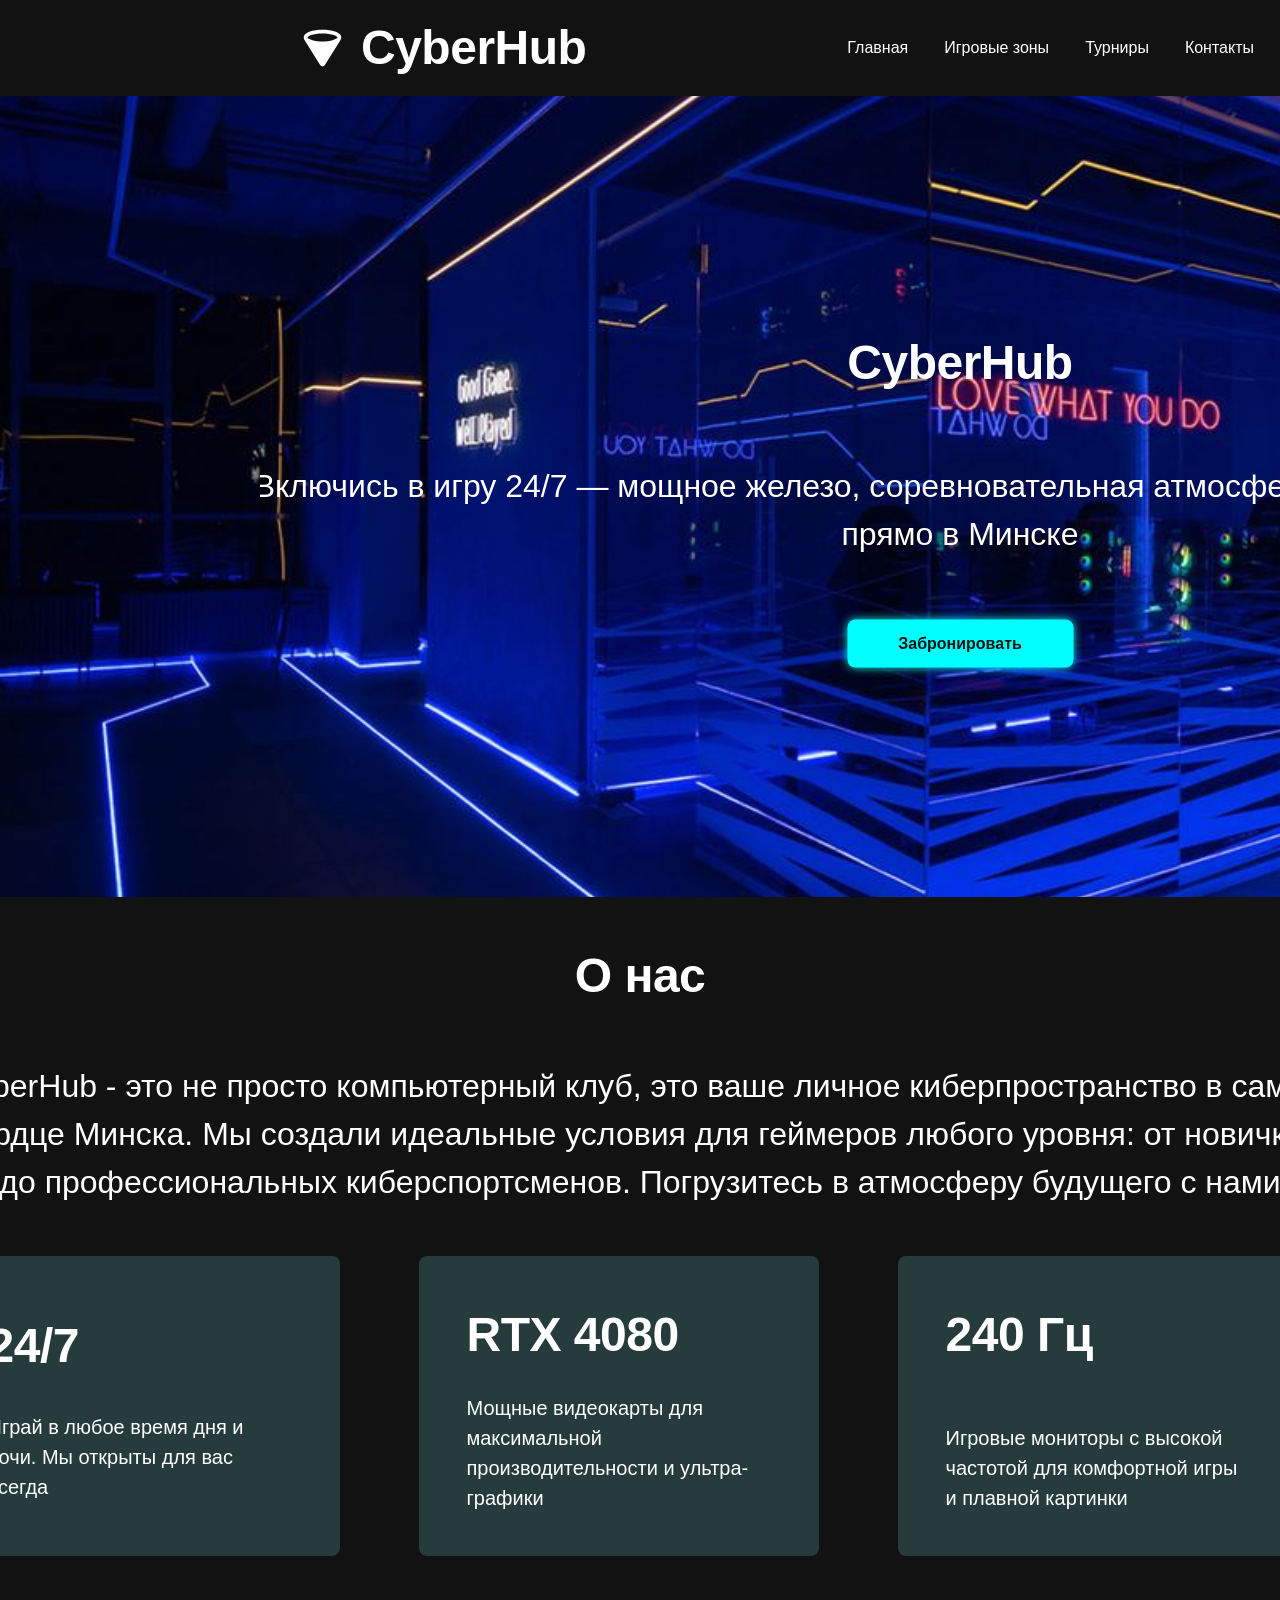
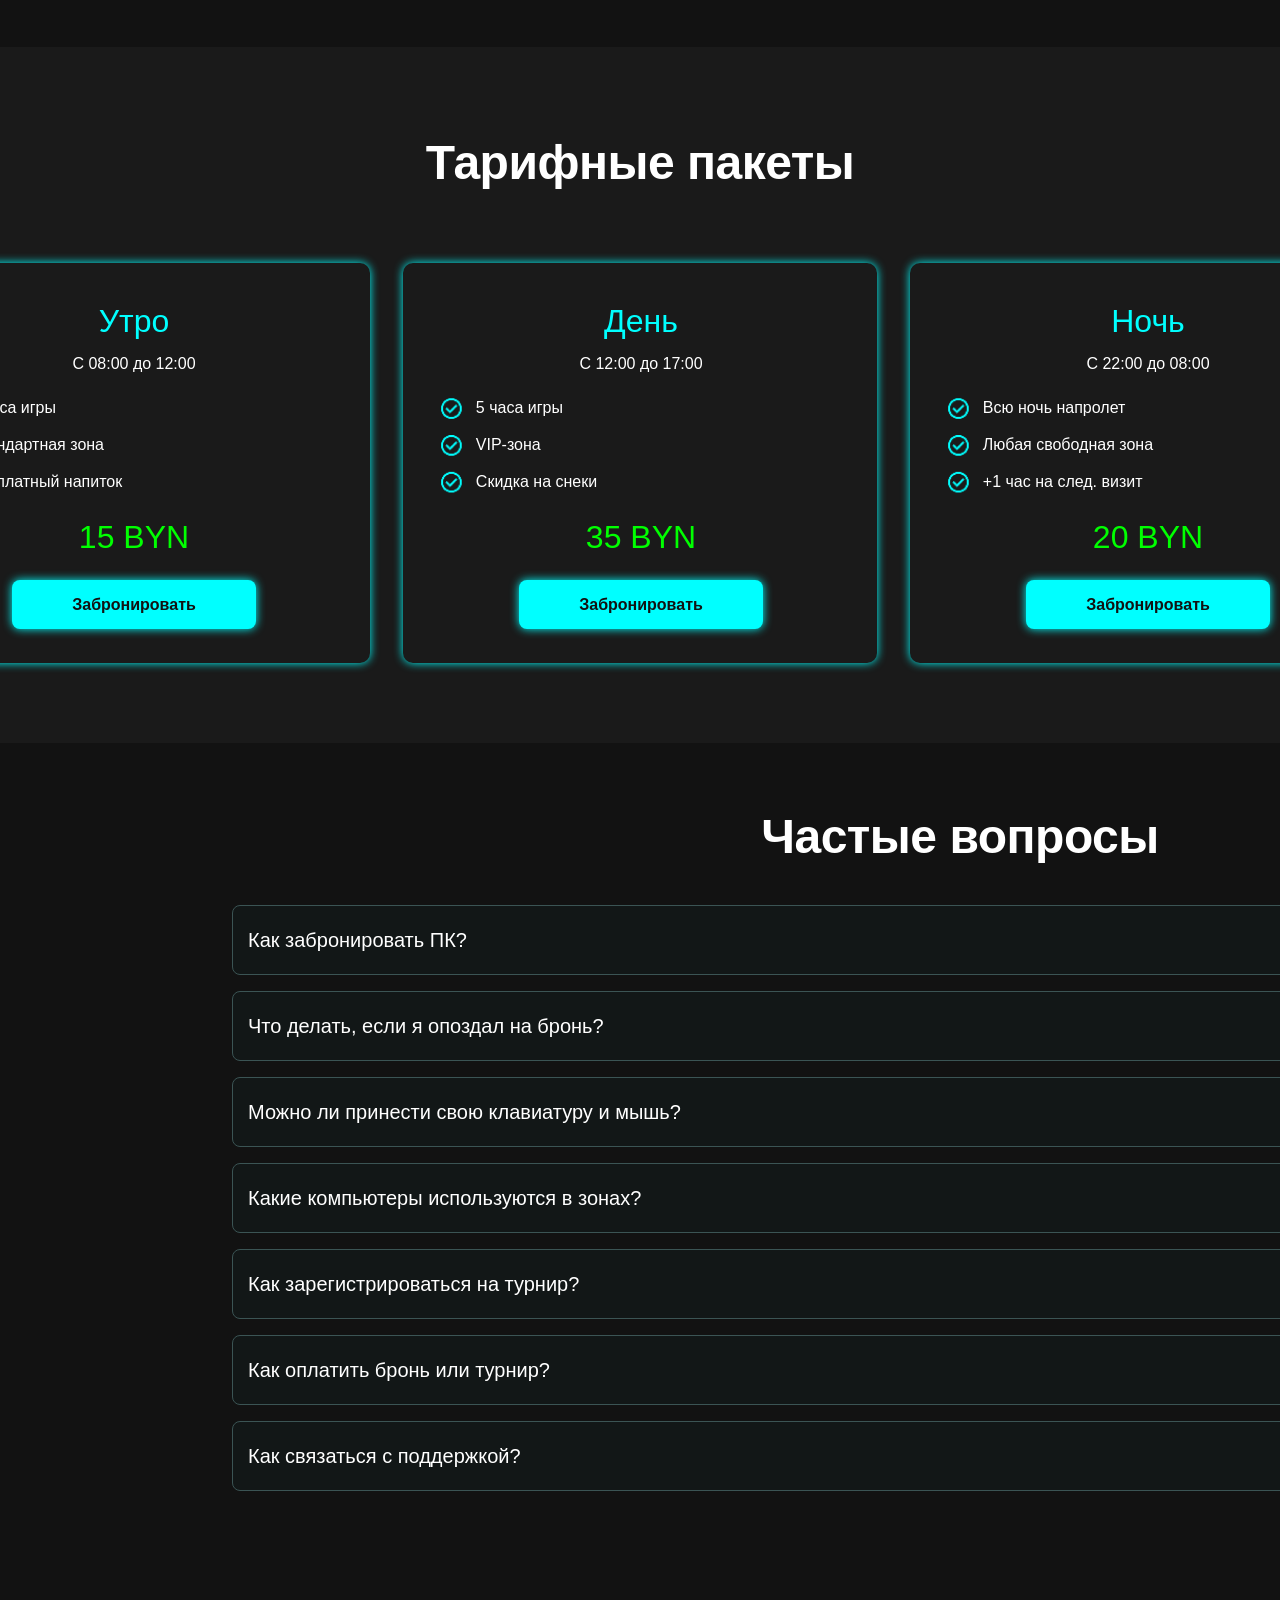
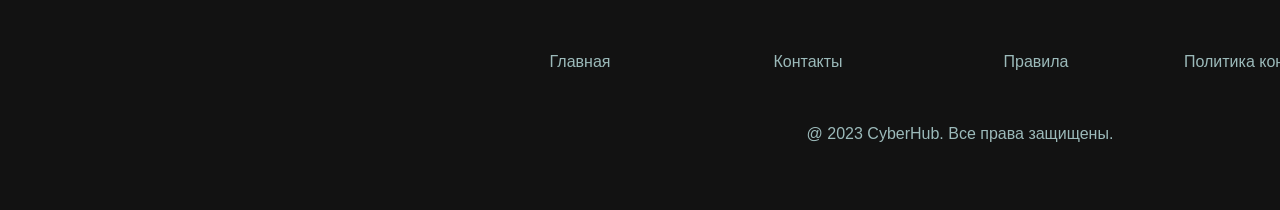
<file: ДПИ Кантарович/site/index.html>
<!DOCTYPE html>
<html lang="en">
<head>
  <meta charset="UTF-8">
  <meta http-equiv="X-UA-Compatible" content="IE=edge">
  <meta name="viewport" content="width=device-width, initial-scale=1.0">
  <link rel="stylesheet" href="./vars.css">
  <link rel="stylesheet" href="./style.css">
  
  
  <style>
   a,
   button,
   input,
   select,
   h1,
   h2,
   h3,
   h4,
   h5,
   * {
       box-sizing: border-box;
       margin: 0;
       padding: 0;
       border: none;
       text-decoration: none;
       background: none;
   
       -webkit-font-smoothing: antialiased;
   }
   
   menu, ol, ul {
       list-style-type: none;
       margin: 0;
       padding: 0;
   }
   </style>
  <title>Document</title>
</head>
<body>
  <div class="div">
    <div class="header">
      <div class="container">
        <div class="logo">
          <div class="depth-4-frame-0">
            <img class="logo2" src="logo1.svg" />
          </div>
          <div class="depth-4-frame-1">
            <div class="cyber-hub">CyberHub</div>
          </div>
        </div>
        <div class="navigation">
          <div class="depth-5-frame-0">
            <div class="div2">Главная</div>
          </div>
          <div class="depth-5-frame-1">
            <div class="div2">Игровые зоны</div>
          </div>
          <div class="depth-5-frame-2">
            <div class="div2">Турниры</div>
          </div>
          <div class="depth-5-frame-4">
            <div class="div2">Контакты</div>
          </div>
        </div>
        <div class="div3">
          <div class="rectangle-1"></div>
          <div class="div4">
            Войти
            <br />
          </div>
        </div>
      </div>
    </div>
    <div
      class="maiin-section"
      style="
        background: url(maiin-section0.png) center;
        background-size: cover;
        background-repeat: no-repeat;
      "
    >
      <div class="frame-2">
        <div class="frame-3">
          <div class="cyber-hub2">CyberHub</div>
          <div class="_24-7">
            Включись в игру 24/7 — мощное железо, соревновательная атмосфера и
            приятное комьюнити прямо в Минске
          </div>
          <div class="cta">
            <div class="div5">Забронировать</div>
          </div>
        </div>
      </div>
    </div>
    <div class="div6">
      <div class="frame-8">
        <div class="div7">О нас</div>
        <div class="cyber-hub3">
          CyberHub - это не просто компьютерный клуб, это ваше личное
          киберпространство в самом сердце Минска. Мы создали идеальные условия
          для геймеров любого уровня: от новичков до профессиональных
          киберспортсменов. Погрузитесь в атмосферу будущего с нами
        </div>
        <div class="frame-9">
          <div class="depth-7-frame-0">
            <div class="frame-10">
              <div class="_24-72">24/7</div>
              <div class="div8">
                Играй в любое время дня и ночи. Мы открыты для вас всегда
              </div>
            </div>
          </div>
          <div class="depth-7-frame-1">
            <div class="frame-102">
              <div class="rtx-4080">RTX 4080</div>
              <div class="div8">
                Мощные видеокарты для максимальной производительности и
                ультра-графики
              </div>
            </div>
          </div>
          <div class="depth-7-frame-2">
            <div class="frame-102">
              <div class="_240">240 Гц</div>
              <div class="div8">
                Игровые мониторы с высокой частотой для комфортной игры и плавной
                картинки
              </div>
            </div>
          </div>
        </div>
      </div>
    </div>
    <div class="frame-11">
      <div class="frame-13">
        <div class="div7">Тарифные пакеты</div>
        <div class="frame-12">
          <div class="paket">
            <div class="frame-92">
              <div class="frame-7">
                <div class="div9">Утро</div>
                <div class="_08-00-12-00">С 08:00 до 12:00</div>
              </div>
              <div class="frame-82">
                <div class="frame-22">
                  <img
                    class="check-circle-24-dp-e-3-e-3-e-3-fill-0-wght-400-grad-0-opsz-24-1"
                    src="check-circle-24-dp-e-3-e-3-e-3-fill-0-wght-400-grad-0-opsz-24-10.png"
                  />
                  <div class="_4">4 часа игры</div>
                </div>
                <div class="frame-22">
                  <img
                    class="check-circle-24-dp-e-3-e-3-e-3-fill-0-wght-400-grad-0-opsz-24-1"
                    src="check-circle-24-dp-e-3-e-3-e-3-fill-0-wght-400-grad-0-opsz-24-11.png"
                  />
                  <div class="div10">Стандартная зона</div>
                </div>
                <div class="frame-22">
                  <img
                    class="check-circle-24-dp-e-3-e-3-e-3-fill-0-wght-400-grad-0-opsz-24-2"
                    src="check-circle-24-dp-e-3-e-3-e-3-fill-0-wght-400-grad-0-opsz-24-20.png"
                  />
                  <div class="div11">Бесплатный напиток</div>
                </div>
              </div>
              <div class="_15-byn">15 BYN</div>
              <div class="cta2">
                <div class="div5">Забронировать</div>
              </div>
            </div>
          </div>
          <div class="paket">
            <div class="frame-92">
              <div class="frame-7">
                <div class="div9">День</div>
                <div class="_08-00-12-00">С 12:00 до 17:00</div>
              </div>
              <div class="frame-82">
                <div class="frame-22">
                  <img
                    class="check-circle-24-dp-e-3-e-3-e-3-fill-0-wght-400-grad-0-opsz-24-1"
                    src="check-circle-24-dp-e-3-e-3-e-3-fill-0-wght-400-grad-0-opsz-24-12.png"
                  />
                  <div class="_4">5 часа игры</div>
                </div>
                <div class="frame-22">
                  <img
                    class="check-circle-24-dp-e-3-e-3-e-3-fill-0-wght-400-grad-0-opsz-24-1"
                    src="check-circle-24-dp-e-3-e-3-e-3-fill-0-wght-400-grad-0-opsz-24-13.png"
                  />
                  <div class="div10">VIP-зона</div>
                </div>
                <div class="frame-22">
                  <img
                    class="check-circle-24-dp-e-3-e-3-e-3-fill-0-wght-400-grad-0-opsz-24-2"
                    src="check-circle-24-dp-e-3-e-3-e-3-fill-0-wght-400-grad-0-opsz-24-21.png"
                  />
                  <div class="div11">Скидка на снеки</div>
                </div>
              </div>
              <div class="_15-byn">35 BYN</div>
              <div class="cta2">
                <div class="div5">Забронировать</div>
              </div>
            </div>
          </div>
          <div class="paket">
            <div class="frame-92">
              <div class="frame-7">
                <div class="div9">Ночь</div>
                <div class="_08-00-12-00">С 22:00 до 08:00</div>
              </div>
              <div class="frame-82">
                <div class="frame-22">
                  <img
                    class="check-circle-24-dp-e-3-e-3-e-3-fill-0-wght-400-grad-0-opsz-24-1"
                    src="check-circle-24-dp-e-3-e-3-e-3-fill-0-wght-400-grad-0-opsz-24-14.png"
                  />
                  <div class="_4">Всю ночь напролет</div>
                </div>
                <div class="frame-22">
                  <img
                    class="check-circle-24-dp-e-3-e-3-e-3-fill-0-wght-400-grad-0-opsz-24-1"
                    src="check-circle-24-dp-e-3-e-3-e-3-fill-0-wght-400-grad-0-opsz-24-15.png"
                  />
                  <div class="div10">Любая свободная зона</div>
                </div>
                <div class="frame-22">
                  <img
                    class="check-circle-24-dp-e-3-e-3-e-3-fill-0-wght-400-grad-0-opsz-24-2"
                    src="check-circle-24-dp-e-3-e-3-e-3-fill-0-wght-400-grad-0-opsz-24-22.png"
                  />
                  <div class="div11">+1 час на след. визит</div>
                </div>
              </div>
              <div class="_15-byn">20 BYN</div>
              <div class="cta2">
                <div class="div5">Забронировать</div>
              </div>
            </div>
          </div>
        </div>
      </div>
    </div>
    <div class="footer">
      <div class="container2">
        <div class="depth-3-frame-0">
          <div class="depth-4-frame-02">
            <div class="depth-5-frame-02">
              <div class="depth-6-frame-0">
                <div class="div12">Главная</div>
              </div>
              <div class="depth-6-frame-1">
                <div class="div12">Контакты</div>
              </div>
              <div class="depth-6-frame-2">
                <div class="div12">Правила</div>
              </div>
              <div class="depth-6-frame-3">
                <div class="div12">Политика конфиденциальности</div>
              </div>
            </div>
            <div class="depth-5-frame-12">
              <div class="depth-6-frame-02">
                <div class="depth-7-frame-02">
                  <div class="depth-8-frame-0">
                    <img class="vector-0" src="vector-00.svg" />
                    <div class="depth-9-frame-0"></div>
                  </div>
                </div>
              </div>
              <div class="depth-6-frame-12">
                <div class="depth-7-frame-02">
                  <div class="depth-8-frame-0">
                    <img class="vector-02" src="vector-01.svg" />
                    <div class="depth-9-frame-0"></div>
                  </div>
                </div>
              </div>
              <div class="depth-6-frame-22">
                <div class="depth-7-frame-02">
                  <div class="depth-8-frame-0">
                    <img class="vector-03" src="vector-02.svg" />
                    <div class="depth-9-frame-02"></div>
                  </div>
                </div>
              </div>
            </div>
            <div class="depth-5-frame-22">
              <div class="_2023-cyber-hub">
                @ 2023 CyberHub. Все права защищены.
              </div>
            </div>
          </div>
        </div>
      </div>
    </div>
    <div class="faq">
      <div class="depth-4-frame-3">
        <div class="depth-5-frame-03">
          <div class="depth-6-frame-03">
            <div class="depth-7-frame-03">
              <div class="div8">Как забронировать ПК?</div>
            </div>
            <div class="depth-7-frame-12">
              <div class="depth-8-frame-02">
                <img class="vector-04" src="vector-03.svg" />
                <div class="depth-9-frame-03"></div>
              </div>
            </div>
          </div>
        </div>
        <div class="depth-5-frame-13">
          <div class="depth-6-frame-03">
            <div class="depth-7-frame-03">
              <div class="div8">Что делать, если я опоздал на бронь?</div>
            </div>
            <div class="depth-7-frame-12">
              <div class="depth-8-frame-02">
                <img class="vector-05" src="vector-04.svg" />
                <div class="depth-9-frame-03"></div>
              </div>
            </div>
          </div>
        </div>
        <div class="depth-5-frame-6">
          <div class="depth-6-frame-03">
            <div class="depth-7-frame-03">
              <div class="div8">Можно ли принести свою клавиатуру и мышь?</div>
            </div>
            <div class="depth-7-frame-12">
              <div class="depth-8-frame-02">
                <img class="vector-06" src="vector-05.svg" />
                <div class="depth-9-frame-03"></div>
              </div>
            </div>
          </div>
        </div>
        <div class="depth-5-frame-23">
          <div class="depth-6-frame-03">
            <div class="depth-7-frame-03">
              <div class="div8">Какие компьютеры используются в зонах?</div>
            </div>
            <div class="depth-7-frame-12">
              <div class="depth-8-frame-02">
                <img class="vector-07" src="vector-06.svg" />
                <div class="depth-9-frame-03"></div>
              </div>
            </div>
          </div>
        </div>
        <div class="depth-5-frame-3">
          <div class="depth-6-frame-03">
            <div class="depth-7-frame-03">
              <div class="div8">Как зарегистрироваться на турнир?</div>
            </div>
            <div class="depth-7-frame-12">
              <div class="depth-8-frame-02">
                <img class="vector-08" src="vector-07.svg" />
                <div class="depth-9-frame-03"></div>
              </div>
            </div>
          </div>
        </div>
        <div class="depth-5-frame-42">
          <div class="depth-6-frame-03">
            <div class="depth-7-frame-03">
              <div class="div8">Как оплатить бронь или турнир?</div>
            </div>
            <div class="depth-7-frame-12">
              <div class="depth-8-frame-02">
                <img class="vector-09" src="vector-08.svg" />
                <div class="depth-9-frame-03"></div>
              </div>
            </div>
          </div>
        </div>
        <div class="depth-5-frame-5">
          <div class="depth-6-frame-03">
            <div class="depth-7-frame-03">
              <div class="div8">Как связаться с поддержкой?</div>
            </div>
            <div class="depth-7-frame-12">
              <div class="depth-8-frame-02">
                <img class="vector-010" src="vector-09.svg" />
                <div class="depth-9-frame-03"></div>
              </div>
            </div>
          </div>
        </div>
      </div>
      <div class="div13">Частые вопросы</div>
    </div>
  </div>
  
</body>
</html>
</file>
<file: ДПИ Кантарович/site/vars.css>
/* Figma Styles of your File */
:root {
  /* Colors */
  /* Fonts */
  --h1-exo2-bold-48px-font-family: Exo2-Bold, sans-serif;
  --h1-exo2-bold-48px-font-size: 48px;
  --h1-exo2-bold-48px-line-height: 72px;
  --h1-exo2-bold-48px-font-weight: 700;
  --h1-exo2-bold-48px-font-style: normal;
  --h2-exo2-medium-32px-font-family: Exo2-Medium, sans-serif;
  --h2-exo2-medium-32px-font-size: 32px;
  --h2-exo2-medium-32px-line-height: 48px;
  --h2-exo2-medium-32px-font-weight: 500;
  --h2-exo2-medium-32px-font-style: normal;
  --h3-montserrat-medium-20px-font-family: Montserrat-Medium, sans-serif;
  --h3-montserrat-medium-20px-font-size: 20px;
  --h3-montserrat-medium-20px-line-height: 30px;
  --h3-montserrat-medium-20px-font-weight: 500;
  --h3-montserrat-medium-20px-font-style: normal;
  --body-montserrat-regular-16px-font-family: Montserrat-Regular, sans-serif;
  --body-montserrat-regular-16px-font-size: 16px;
  --body-montserrat-regular-16px-line-height: 24px;
  --body-montserrat-regular-16px-font-weight: 400;
  --body-montserrat-regular-16px-font-style: normal;
  --caption-montserrat-regular-14px-font-family: Montserrat-Regular, sans-serif;
  --caption-montserrat-regular-14px-font-size: 14px;
  --caption-montserrat-regular-14px-line-height: 21px;
  --caption-montserrat-regular-14px-font-weight: 400;
  --caption-montserrat-regular-14px-font-style: normal;
  --buttons-exo2-medium-16px-font-family: Exo2-Regular, sans-serif;
  --buttons-exo2-medium-16px-font-size: 16px;
  --buttons-exo2-medium-16px-line-height: 0px;
  --buttons-exo2-medium-16px-font-weight: 400;
  --buttons-exo2-medium-16px-font-style: normal;
  --buttons-exo2-bold-16px-font-family: Inter-Bold, sans-serif;
  --buttons-exo2-bold-16px-font-size: 16px;
  --buttons-exo2-bold-16px-line-height: 0px;
  --buttons-exo2-bold-16px-font-weight: 700;
  --buttons-exo2-bold-16px-font-style: normal;

  /* Effects */
}
/* Figma Color Variables of your File */
:root,
[data-variable-collection-mode="mode-1"] {
  /* mode-1 */
  --color-primary: #00ffff;
  --color-secondary: #ff6600;
  --color-active1: #00ff00;
  --color-active2: #ff00ff;
  --color-background: #121212;
  --color-text: #d3d3d3;
}
</file>
<file: ДПИ Кантарович/site/style.css>
.div,
.div * {
  box-sizing: border-box;
}
.div {
  background: var(--color-background, #121212);
  height: 3410px;
  position: relative;
  overflow: hidden;
}
.header {
  background: var(--color-background, #121212);
  width: 1920px;
  height: 96px;
  position: absolute;
  left: 0px;
  top: 0px;
  overflow: hidden;
}
.container {
  border-style: solid;
  border-color: #e5e8eb;
  border-width: 0px 0px 1px 0px;
  padding: 12px 9px 12px 40px;
  display: flex;
  flex-direction: row;
  align-items: center;
  justify-content: space-between;
  width: 1400px;
  position: absolute;
  left: 50%;
  translate: -50%;
  top: 0px;
}
.logo {
  display: flex;
  flex-direction: row;
  gap: 16px;
  align-items: center;
  justify-content: flex-start;
  flex-shrink: 0;
  position: relative;
}
.depth-4-frame-0 {
  display: flex;
  flex-direction: column;
  gap: 0px;
  align-items: flex-start;
  justify-content: flex-start;
  flex-shrink: 0;
  width: 45px;
  height: 44px;
  position: relative;
}
.logo2 {
  align-self: stretch;
  flex-shrink: 0;
  height: 45px;
  position: relative;
  overflow: visible;
  aspect-ratio: 1;
}
.depth-4-frame-1 {
  display: flex;
  flex-direction: column;
  gap: 0px;
  align-items: flex-start;
  justify-content: flex-start;
  flex-shrink: 0;
  position: relative;
}
.cyber-hub {
  color: #ffffff;
  text-align: left;
  font-family: var(--h1-exo2-bold-48px-font-family, "Exo2-Bold", sans-serif);
  font-size: var(--h1-exo2-bold-48px-font-size, 48px);
  line-height: var(--h1-exo2-bold-48px-line-height, 72px);
  letter-spacing: var(--h1-exo2-bold-48px-letter-spacing, -0.5px);
  font-weight: var(--h1-exo2-bold-48px-font-weight, 700);
  position: relative;
  align-self: stretch;
}
.navigation {
  display: flex;
  flex-direction: row;
  gap: 36px;
  align-items: center;
  justify-content: flex-start;
  flex-shrink: 0;
  height: 40px;
  position: relative;
}
.depth-5-frame-0 {
  display: flex;
  flex-direction: column;
  gap: 0px;
  align-items: flex-start;
  justify-content: flex-start;
  flex-shrink: 0;
  position: relative;
}
.div2 {
  color: #ffffff;
  text-align: left;
  font-family: var(
    --body-montserrat-regular-16px-font-family,
    "Montserrat-Regular",
    sans-serif
  );
  font-size: var(--body-montserrat-regular-16px-font-size, 16px);
  line-height: var(--body-montserrat-regular-16px-line-height, 24px);
  font-weight: var(--body-montserrat-regular-16px-font-weight, 400);
  position: relative;
  align-self: stretch;
}
.depth-5-frame-1 {
  display: flex;
  flex-direction: column;
  gap: 0px;
  align-items: flex-start;
  justify-content: flex-start;
  flex-shrink: 0;
  position: relative;
}
.depth-5-frame-2 {
  display: flex;
  flex-direction: column;
  gap: 0px;
  align-items: flex-start;
  justify-content: flex-start;
  flex-shrink: 0;
  position: relative;
}
.depth-5-frame-4 {
  display: flex;
  flex-direction: column;
  gap: 0px;
  align-items: flex-start;
  justify-content: flex-start;
  flex-shrink: 0;
  position: relative;
}
.div3 {
  flex-shrink: 0;
  width: 136px;
  height: 48px;
  position: relative;
  box-shadow: 0px 0px 10px 0px rgba(0, 0, 0, 0.25);
}
.rectangle-1 {
  background: #263b3b;
  border-radius: 8px;
  width: 100%;
  height: 100%;
  position: absolute;
  right: 0%;
  left: 0%;
  bottom: 0%;
  top: 0%;
}
.div4 {
  color: #ffffff;
  text-align: center;
  font-family: "Exo2-Regular", sans-serif;
  font-size: 20px;
  line-height: 5px;
  font-weight: 400;
  position: absolute;
  left: 50%;
  translate: -50% -50%;
  top: 50%;
  display: flex;
  align-items: center;
  justify-content: center;
}
.maiin-section {
  width: 1920px;
  height: 801px;
  position: absolute;
  left: 0px;
  top: 96px;
  overflow: hidden;
}
.frame-2 {
  width: 1400px;
  height: 800px;
  position: absolute;
  left: 50%;
  translate: -50%;
  top: 1px;
  overflow: hidden;
}
.frame-3 {
  display: flex;
  flex-direction: column;
  align-items: center;
  justify-content: space-between;
  width: 1415px;
  height: 341px;
  position: absolute;
  left: 50%;
  translate: -50% -50%;
  top: 50%;
}
.cyber-hub2 {
  color: #ffffff;
  text-align: center;
  font-family: var(--h1-exo2-bold-48px-font-family, "Exo2-Bold", sans-serif);
  font-size: var(--h1-exo2-bold-48px-font-size, 48px);
  line-height: var(--h1-exo2-bold-48px-line-height, 72px);
  letter-spacing: var(--h1-exo2-bold-48px-letter-spacing, -0.5px);
  font-weight: var(--h1-exo2-bold-48px-font-weight, 700);
  position: relative;
  align-self: stretch;
}
._24-7 {
  color: #ffffff;
  text-align: center;
  font-family: var(
    --h2-exo2-medium-32px-font-family,
    "Exo2-Medium",
    sans-serif
  );
  font-size: var(--h2-exo2-medium-32px-font-size, 32px);
  line-height: var(--h2-exo2-medium-32px-line-height, 48px);
  font-weight: var(--h2-exo2-medium-32px-font-weight, 500);
  position: relative;
  align-self: stretch;
}
.cta {
  background: var(--color-primary, #00ffff);
  border-radius: 8px;
  padding: 8px 16px 8px 16px;
  display: flex;
  flex-direction: row;
  gap: 10px;
  align-items: center;
  justify-content: center;
  flex-shrink: 0;
  width: 226px;
  height: 48px;
  position: relative;
  box-shadow: 0px 0px 10px 0px rgba(0, 255, 255, 1);
}
.div5 {
  color: #121212;
  text-align: left;
  font-family: var(
    --buttons-exo2-bold-16px-font-family,
    "Inter-Bold",
    sans-serif
  );
  font-size: var(--buttons-exo2-bold-16px-font-size, 16px);
  line-height: var(--buttons-exo2-bold-16px-line-height, 0px);
  font-weight: var(--buttons-exo2-bold-16px-font-weight, 700);
  position: relative;
}
.div6 {
  width: 1920px;
  height: 750px;
  position: absolute;
  left: 50%;
  translate: -50%;
  top: 897px;
  overflow: hidden;
}
.frame-8 {
  display: flex;
  flex-direction: column;
  gap: 50px;
  align-items: center;
  justify-content: flex-start;
  width: 1400px;
  position: absolute;
  left: 50%;
  translate: -50%;
  top: 43px;
}
.div7 {
  color: #ffffff;
  text-align: center;
  font-family: var(--h1-exo2-bold-48px-font-family, "Exo2-Bold", sans-serif);
  font-size: var(--h1-exo2-bold-48px-font-size, 48px);
  line-height: var(--h1-exo2-bold-48px-line-height, 72px);
  letter-spacing: var(--h1-exo2-bold-48px-letter-spacing, -0.5px);
  font-weight: var(--h1-exo2-bold-48px-font-weight, 700);
  position: relative;
  align-self: stretch;
}
.cyber-hub3 {
  color: #ffffff;
  text-align: center;
  font-family: var(
    --h2-exo2-medium-32px-font-family,
    "Exo2-Medium",
    sans-serif
  );
  font-size: var(--h2-exo2-medium-32px-font-size, 32px);
  line-height: var(--h2-exo2-medium-32px-line-height, 48px);
  font-weight: var(--h2-exo2-medium-32px-font-weight, 500);
  position: relative;
  align-self: stretch;
}
.frame-9 {
  display: flex;
  flex-direction: row;
  gap: 79px;
  align-items: center;
  justify-content: flex-start;
  align-self: stretch;
  flex-shrink: 0;
  position: relative;
}
.depth-7-frame-0 {
  background: #263b3b;
  border-radius: 8px;
  flex-shrink: 0;
  width: 400px;
  height: 300px;
  position: relative;
  overflow: hidden;
}
.frame-10 {
  display: flex;
  flex-direction: column;
  gap: 30px;
  align-items: flex-start;
  justify-content: flex-start;
  width: 305px;
  position: absolute;
  left: 50%;
  translate: -50% -50%;
  top: 50%;
}
._24-72 {
  color: #ffffff;
  text-align: left;
  font-family: var(--h1-exo2-bold-48px-font-family, "Exo2-Bold", sans-serif);
  font-size: var(--h1-exo2-bold-48px-font-size, 48px);
  line-height: var(--h1-exo2-bold-48px-line-height, 72px);
  letter-spacing: var(--h1-exo2-bold-48px-letter-spacing, -0.5px);
  font-weight: var(--h1-exo2-bold-48px-font-weight, 700);
  position: relative;
}
.div8 {
  color: #ffffff;
  text-align: left;
  font-family: var(
    --h3-montserrat-medium-20px-font-family,
    "Montserrat-Medium",
    sans-serif
  );
  font-size: var(--h3-montserrat-medium-20px-font-size, 20px);
  line-height: var(--h3-montserrat-medium-20px-line-height, 30px);
  font-weight: var(--h3-montserrat-medium-20px-font-weight, 500);
  position: relative;
  align-self: stretch;
}
.depth-7-frame-1 {
  background: #263b3b;
  border-radius: 8px;
  flex-shrink: 0;
  width: 400px;
  height: 300px;
  position: relative;
  overflow: hidden;
}
.frame-102 {
  display: flex;
  flex-direction: column;
  align-items: flex-start;
  justify-content: space-between;
  width: 305px;
  height: 214px;
  position: absolute;
  left: 50%;
  translate: -50% -50%;
  top: 50%;
}
.rtx-4080 {
  color: #ffffff;
  text-align: left;
  font-family: var(--h1-exo2-bold-48px-font-family, "Exo2-Bold", sans-serif);
  font-size: var(--h1-exo2-bold-48px-font-size, 48px);
  line-height: var(--h1-exo2-bold-48px-line-height, 72px);
  letter-spacing: var(--h1-exo2-bold-48px-letter-spacing, -0.5px);
  font-weight: var(--h1-exo2-bold-48px-font-weight, 700);
  position: relative;
}
.depth-7-frame-2 {
  background: #263b3b;
  border-radius: 8px;
  flex-shrink: 0;
  width: 400px;
  height: 300px;
  position: relative;
  overflow: hidden;
}
._240 {
  color: #ffffff;
  text-align: left;
  font-family: var(--h1-exo2-bold-48px-font-family, "Exo2-Bold", sans-serif);
  font-size: var(--h1-exo2-bold-48px-font-size, 48px);
  line-height: var(--h1-exo2-bold-48px-line-height, 72px);
  letter-spacing: var(--h1-exo2-bold-48px-letter-spacing, -0.5px);
  font-weight: var(--h1-exo2-bold-48px-font-weight, 700);
  position: relative;
}
.frame-11 {
  background: #1a1a1a;
  width: 1920px;
  height: 696px;
  position: absolute;
  left: 50%;
  translate: -50%;
  top: 1647px;
  overflow: hidden;
}
.frame-13 {
  display: flex;
  flex-direction: column;
  gap: 64px;
  align-items: center;
  justify-content: flex-start;
  width: 1488px;
  position: absolute;
  left: 50%;
  translate: -50% -50%;
  top: 50%;
}
.frame-12 {
  display: flex;
  flex-direction: row;
  align-items: center;
  justify-content: space-between;
  align-self: stretch;
  flex-shrink: 0;
  position: relative;
}
.paket {
  background: #1a1a1a;
  border-radius: 10px;
  flex-shrink: 0;
  width: 474px;
  height: 400px;
  position: relative;
  box-shadow: 0px 0px 10px 0px rgba(0, 255, 255, 1);
  overflow: hidden;
}
.group-1 {
  position: absolute;
  inset: 0;
}
.frame-92 {
  display: flex;
  flex-direction: column;
  align-items: center;
  justify-content: space-between;
  width: 404px;
  height: 332px;
  position: absolute;
  left: 36px;
  top: 34px;
}
.frame-7 {
  display: flex;
  flex-direction: column;
  gap: 7px;
  align-items: center;
  justify-content: flex-start;
  flex-shrink: 0;
  width: 153.09px;
  height: 80.43px;
  position: relative;
}
.div9 {
  color: var(--color-primary, #00ffff);
  text-align: center;
  font-family: var(
    --h2-exo2-medium-32px-font-family,
    "Exo2-Medium",
    sans-serif
  );
  font-size: var(--h2-exo2-medium-32px-font-size, 32px);
  line-height: var(--h2-exo2-medium-32px-line-height, 48px);
  font-weight: var(--h2-exo2-medium-32px-font-weight, 500);
  position: relative;
}
._08-00-12-00 {
  color: #ffffff;
  text-align: center;
  font-family: var(
    --body-montserrat-regular-16px-font-family,
    "Montserrat-Regular",
    sans-serif
  );
  font-size: var(--body-montserrat-regular-16px-font-size, 16px);
  line-height: var(--body-montserrat-regular-16px-line-height, 24px);
  font-weight: var(--body-montserrat-regular-16px-font-weight, 400);
  position: relative;
}
.frame-82 {
  display: flex;
  flex-direction: column;
  gap: 12px;
  align-items: flex-start;
  justify-content: flex-start;
  align-self: stretch;
  flex-shrink: 0;
  height: 97.74px;
  position: relative;
}
.frame-22 {
  display: flex;
  flex-direction: row;
  gap: 12px;
  align-items: flex-start;
  justify-content: flex-start;
  align-self: stretch;
  flex-shrink: 0;
  position: relative;
}
.check-circle-24-dp-e-3-e-3-e-3-fill-0-wght-400-grad-0-opsz-24-1 {
  flex-shrink: 0;
  width: 24.83px;
  height: 24.83px;
  position: relative;
  object-fit: cover;
  aspect-ratio: 1;
}
._4 {
  color: #ffffff;
  text-align: left;
  font-family: var(
    --body-montserrat-regular-16px-font-family,
    "Montserrat-Regular",
    sans-serif
  );
  font-size: var(--body-montserrat-regular-16px-font-size, 16px);
  line-height: var(--body-montserrat-regular-16px-line-height, 24px);
  font-weight: var(--body-montserrat-regular-16px-font-weight, 400);
  position: relative;
}
.div10 {
  color: #ffffff;
  text-align: center;
  font-family: var(
    --body-montserrat-regular-16px-font-family,
    "Montserrat-Regular",
    sans-serif
  );
  font-size: var(--body-montserrat-regular-16px-font-size, 16px);
  line-height: var(--body-montserrat-regular-16px-line-height, 24px);
  font-weight: var(--body-montserrat-regular-16px-font-weight, 400);
  position: relative;
}
.check-circle-24-dp-e-3-e-3-e-3-fill-0-wght-400-grad-0-opsz-24-2 {
  flex-shrink: 0;
  width: 24.83px;
  height: 24.83px;
  position: relative;
  object-fit: cover;
  aspect-ratio: 1;
}
.div11 {
  color: #ffffff;
  text-align: left;
  font-family: var(
    --body-montserrat-regular-16px-font-family,
    "Montserrat-Regular",
    sans-serif
  );
  font-size: var(--body-montserrat-regular-16px-font-size, 16px);
  line-height: var(--body-montserrat-regular-16px-line-height, 24px);
  font-weight: var(--body-montserrat-regular-16px-font-weight, 400);
  position: relative;
}
._15-byn {
  color: #00ff00;
  text-align: center;
  font-family: var(
    --h2-exo2-medium-32px-font-family,
    "Exo2-Medium",
    sans-serif
  );
  font-size: var(--h2-exo2-medium-32px-font-size, 32px);
  line-height: var(--h2-exo2-medium-32px-line-height, 48px);
  font-weight: var(--h2-exo2-medium-32px-font-weight, 500);
  position: relative;
  align-self: stretch;
  height: 48.87px;
}
.cta2 {
  background: var(--color-primary, #00ffff);
  border-radius: 8px;
  padding: 8px 16px 8px 16px;
  display: flex;
  flex-direction: row;
  gap: 10px;
  align-items: center;
  justify-content: center;
  flex-shrink: 0;
  width: 244.95px;
  height: 48.87px;
  position: relative;
  box-shadow: 0px 0px 10px 0px rgba(0, 255, 255, 1);
}
.footer {
  background: var(--color-background, #121212);
  width: 1920px;
  height: 200px;
  position: absolute;
  left: 0px;
  bottom: 0px;
  overflow: hidden;
}
.container2 {
  display: flex;
  flex-direction: row;
  gap: 0px;
  align-items: flex-start;
  justify-content: center;
  width: 1400px;
  position: absolute;
  left: 50%;
  translate: -50%;
  top: 0px;
}
.depth-3-frame-0 {
  display: flex;
  flex-direction: column;
  gap: 0px;
  align-items: flex-start;
  justify-content: flex-start;
  flex: 1;
  max-width: 960px;
  position: relative;
}
.depth-4-frame-02 {
  padding: 40px 20px 40px 20px;
  display: flex;
  flex-direction: column;
  gap: 24px;
  align-items: flex-start;
  justify-content: flex-start;
  align-self: stretch;
  flex: 1;
  position: relative;
}
.depth-5-frame-02 {
  display: flex;
  flex-direction: row;
  row-gap: 24px;
  align-items: center;
  justify-content: space-between;
  flex-wrap: wrap;
  align-content: center;
  align-self: stretch;
  flex-shrink: 0;
  position: relative;
}
.depth-6-frame-0 {
  display: flex;
  flex-direction: column;
  gap: 0px;
  align-items: center;
  justify-content: flex-start;
  flex-shrink: 0;
  width: 160px;
  min-width: 160px;
  position: relative;
}
.div12 {
  color: #9cbaba;
  text-align: center;
  font-family: var(
    --body-montserrat-regular-16px-font-family,
    "Montserrat-Regular",
    sans-serif
  );
  font-size: var(--body-montserrat-regular-16px-font-size, 16px);
  line-height: var(--body-montserrat-regular-16px-line-height, 24px);
  font-weight: var(--body-montserrat-regular-16px-font-weight, 400);
  position: relative;
  align-self: stretch;
}
.depth-6-frame-1 {
  display: flex;
  flex-direction: column;
  gap: 0px;
  align-items: center;
  justify-content: flex-start;
  flex-shrink: 0;
  width: 160px;
  min-width: 160px;
  position: relative;
}
.depth-6-frame-2 {
  display: flex;
  flex-direction: column;
  gap: 0px;
  align-items: center;
  justify-content: flex-start;
  flex-shrink: 0;
  width: 160px;
  min-width: 160px;
  position: relative;
}
.depth-6-frame-3 {
  display: flex;
  flex-direction: column;
  gap: 0px;
  align-items: center;
  justify-content: flex-start;
  flex-shrink: 0;
  min-width: 160px;
  position: relative;
}
.depth-5-frame-12 {
  display: flex;
  flex-direction: row;
  gap: 16px;
  align-items: flex-start;
  justify-content: center;
  flex-wrap: wrap;
  align-content: flex-start;
  align-self: stretch;
  flex-shrink: 0;
  position: relative;
}
.depth-6-frame-02 {
  display: flex;
  flex-direction: column;
  gap: 0px;
  align-items: center;
  justify-content: flex-start;
  flex-shrink: 0;
  position: relative;
}
.depth-7-frame-02 {
  display: flex;
  flex-direction: column;
  gap: 0px;
  align-items: center;
  justify-content: flex-start;
  flex: 1;
  position: relative;
}
.depth-8-frame-0 {
  flex: 1;
  width: 24px;
  position: relative;
  overflow: hidden;
}
.vector-0 {
  width: 24px;
  height: 24px;
  position: absolute;
  left: 0px;
  top: 0px;
  overflow: visible;
}
.depth-9-frame-0 {
  display: flex;
  flex-direction: column;
  gap: 0px;
  align-items: center;
  justify-content: flex-start;
  width: 20px;
  height: 20px;
  position: absolute;
  left: 0px;
  top: 0px;
}
.depth-6-frame-12 {
  display: flex;
  flex-direction: column;
  gap: 0px;
  align-items: center;
  justify-content: flex-start;
  flex-shrink: 0;
  position: relative;
}
.vector-02 {
  width: 24px;
  height: 24px;
  position: absolute;
  left: 0px;
  top: 0px;
  overflow: visible;
}
.depth-6-frame-22 {
  display: flex;
  flex-direction: column;
  gap: 0px;
  align-items: center;
  justify-content: flex-start;
  flex-shrink: 0;
  position: relative;
}
.vector-03 {
  width: 24px;
  height: 24px;
  position: absolute;
  left: 0px;
  top: 0px;
  overflow: visible;
}
.depth-9-frame-02 {
  display: flex;
  flex-direction: column;
  gap: 0px;
  align-items: center;
  justify-content: flex-start;
  width: 20px;
  height: 18px;
  position: absolute;
  left: 0px;
  top: 0px;
}
.depth-5-frame-22 {
  display: flex;
  flex-direction: column;
  gap: 0px;
  align-items: center;
  justify-content: flex-start;
  align-self: stretch;
  flex-shrink: 0;
  position: relative;
}
._2023-cyber-hub {
  color: #9cbaba;
  text-align: center;
  font-family: var(
    --body-montserrat-regular-16px-font-family,
    "Montserrat-Regular",
    sans-serif
  );
  font-size: var(--body-montserrat-regular-16px-font-size, 16px);
  line-height: var(--body-montserrat-regular-16px-line-height, 24px);
  font-weight: var(--body-montserrat-regular-16px-font-weight, 400);
  position: relative;
  align-self: stretch;
}
.faq {
  width: 1920px;
  height: 832px;
  position: absolute;
  left: 0px;
  top: 2343px;
  overflow: hidden;
}
.depth-4-frame-3 {
  padding: 16px;
  display: flex;
  flex-direction: column;
  align-items: flex-start;
  justify-content: space-between;
  width: 1488px;
  height: 618px;
  position: absolute;
  left: 216px;
  top: 146px;
}
.depth-5-frame-03 {
  background: #121717;
  border-radius: 8px;
  border-style: solid;
  border-color: #3b5454;
  border-width: 1px;
  padding: 7px 15px 7px 15px;
  display: flex;
  flex-direction: column;
  gap: 0px;
  align-items: flex-start;
  justify-content: center;
  flex-shrink: 0;
  width: 1456px;
  height: 70px;
  position: relative;
}
.depth-6-frame-03 {
  padding: 8px 0px 8px 0px;
  display: flex;
  flex-direction: row;
  align-items: center;
  justify-content: space-between;
  align-self: stretch;
  flex-shrink: 0;
  position: relative;
}
.depth-7-frame-03 {
  display: flex;
  flex-direction: column;
  gap: 0px;
  align-items: flex-start;
  justify-content: flex-start;
  flex-shrink: 0;
  position: relative;
}
.depth-7-frame-12 {
  display: flex;
  flex-direction: column;
  gap: 0px;
  align-items: flex-start;
  justify-content: flex-start;
  flex-shrink: 0;
  position: relative;
}
.depth-8-frame-02 {
  flex: 1;
  width: 20px;
  /*! height: 20px
  position: relative; */
  overflow: hidden;
}
.vector-04 {
  width: 20px;
  position: absolute;
  left: 0px;
  top: 0px;
  overflow: visible;
}
.depth-9-frame-03 {
  display: flex;
  flex-direction: column;
  gap: 0px;
  align-items: flex-start;
  justify-content: flex-start;
  width: 14px;
  height: 8px;
  position: absolute;
  left: 0px;
  top: 0px;
}
.depth-5-frame-13 {
  background: #121717;
  border-radius: 8px;
  border-style: solid;
  border-color: #3b5454;
  border-width: 1px;
  padding: 7px 15px 7px 15px;
  display: flex;
  flex-direction: column;
  gap: 0px;
  align-items: flex-start;
  justify-content: center;
  flex-shrink: 0;
  width: 1456px;
  height: 70px;
  position: relative;
}
.vector-05 {
  width: 20px;
  height: 20px;
  position: absolute;
  left: 0px;
  top: 0px;
  overflow: visible;
}
.depth-5-frame-6 {
  background: #121717;
  border-radius: 8px;
  border-style: solid;
  border-color: #3b5454;
  border-width: 1px;
  padding: 7px 15px 7px 15px;
  display: flex;
  flex-direction: column;
  gap: 0px;
  align-items: flex-start;
  justify-content: center;
  flex-shrink: 0;
  width: 1456px;
  height: 70px;
  position: relative;
}
.vector-06 {
  width: 20px;
  height: 20px;
  position: absolute;
  left: 0px;
  top: 0px;
  overflow: visible;
}
.depth-5-frame-23 {
  background: #121717;
  border-radius: 8px;
  border-style: solid;
  border-color: #3b5454;
  border-width: 1px;
  padding: 7px 15px 7px 15px;
  display: flex;
  flex-direction: column;
  gap: 0px;
  align-items: flex-start;
  justify-content: center;
  flex-shrink: 0;
  width: 1456px;
  height: 70px;
  position: relative;
}
.vector-07 {
  width: 20px;
  height: 20px;
  position: absolute;
  left: 0px;
  top: 0px;
  overflow: visible;
}
.depth-5-frame-3 {
  background: #121717;
  border-radius: 8px;
  border-style: solid;
  border-color: #3b5454;
  border-width: 1px;
  padding: 7px 15px 7px 15px;
  display: flex;
  flex-direction: column;
  gap: 0px;
  align-items: flex-start;
  justify-content: center;
  flex-shrink: 0;
  width: 1456px;
  height: 70px;
  position: relative;
}
.vector-08 {
  width: 20px;
  height: 20px;
  position: absolute;
  left: 0px;
  top: 0px;
  overflow: visible;
}
.depth-5-frame-42 {
  background: #121717;
  border-radius: 8px;
  border-style: solid;
  border-color: #3b5454;
  border-width: 1px;
  padding: 7px 15px 7px 15px;
  display: flex;
  flex-direction: column;
  gap: 0px;
  align-items: flex-start;
  justify-content: center;
  flex-shrink: 0;
  width: 1456px;
  height: 70px;
  position: relative;
}
.vector-09 {
  width: 20px;
  height: 20px;
  position: absolute;
  left: 0px;
  top: 0px;
  overflow: visible;
}
.depth-5-frame-5 {
  background: #121717;
  border-radius: 8px;
  border-style: solid;
  border-color: #3b5454;
  border-width: 1px;
  padding: 7px 15px 7px 15px;
  display: flex;
  flex-direction: column;
  gap: 0px;
  align-items: flex-start;
  justify-content: center;
  flex-shrink: 0;
  width: 1456px;
  height: 70px;
  position: relative;
}
.vector-010 {
  width: 20px;
  height: 20px;
  position: absolute;
  left: 0px;
  top: 0px;
  overflow: visible;
}
.div13 {
  color: #ffffff;
  text-align: center;
  font-family: var(--h1-exo2-bold-48px-font-family, "Exo2-Bold", sans-serif);
  font-size: var(--h1-exo2-bold-48px-font-size, 48px);
  line-height: var(--h1-exo2-bold-48px-line-height, 72px);
  letter-spacing: var(--h1-exo2-bold-48px-letter-spacing, -0.5px);
  font-weight: var(--h1-exo2-bold-48px-font-weight, 700);
  position: absolute;
  left: 50%;
  translate: -50%;
  top: 58px;
  width: 1488px;
}
</file>
